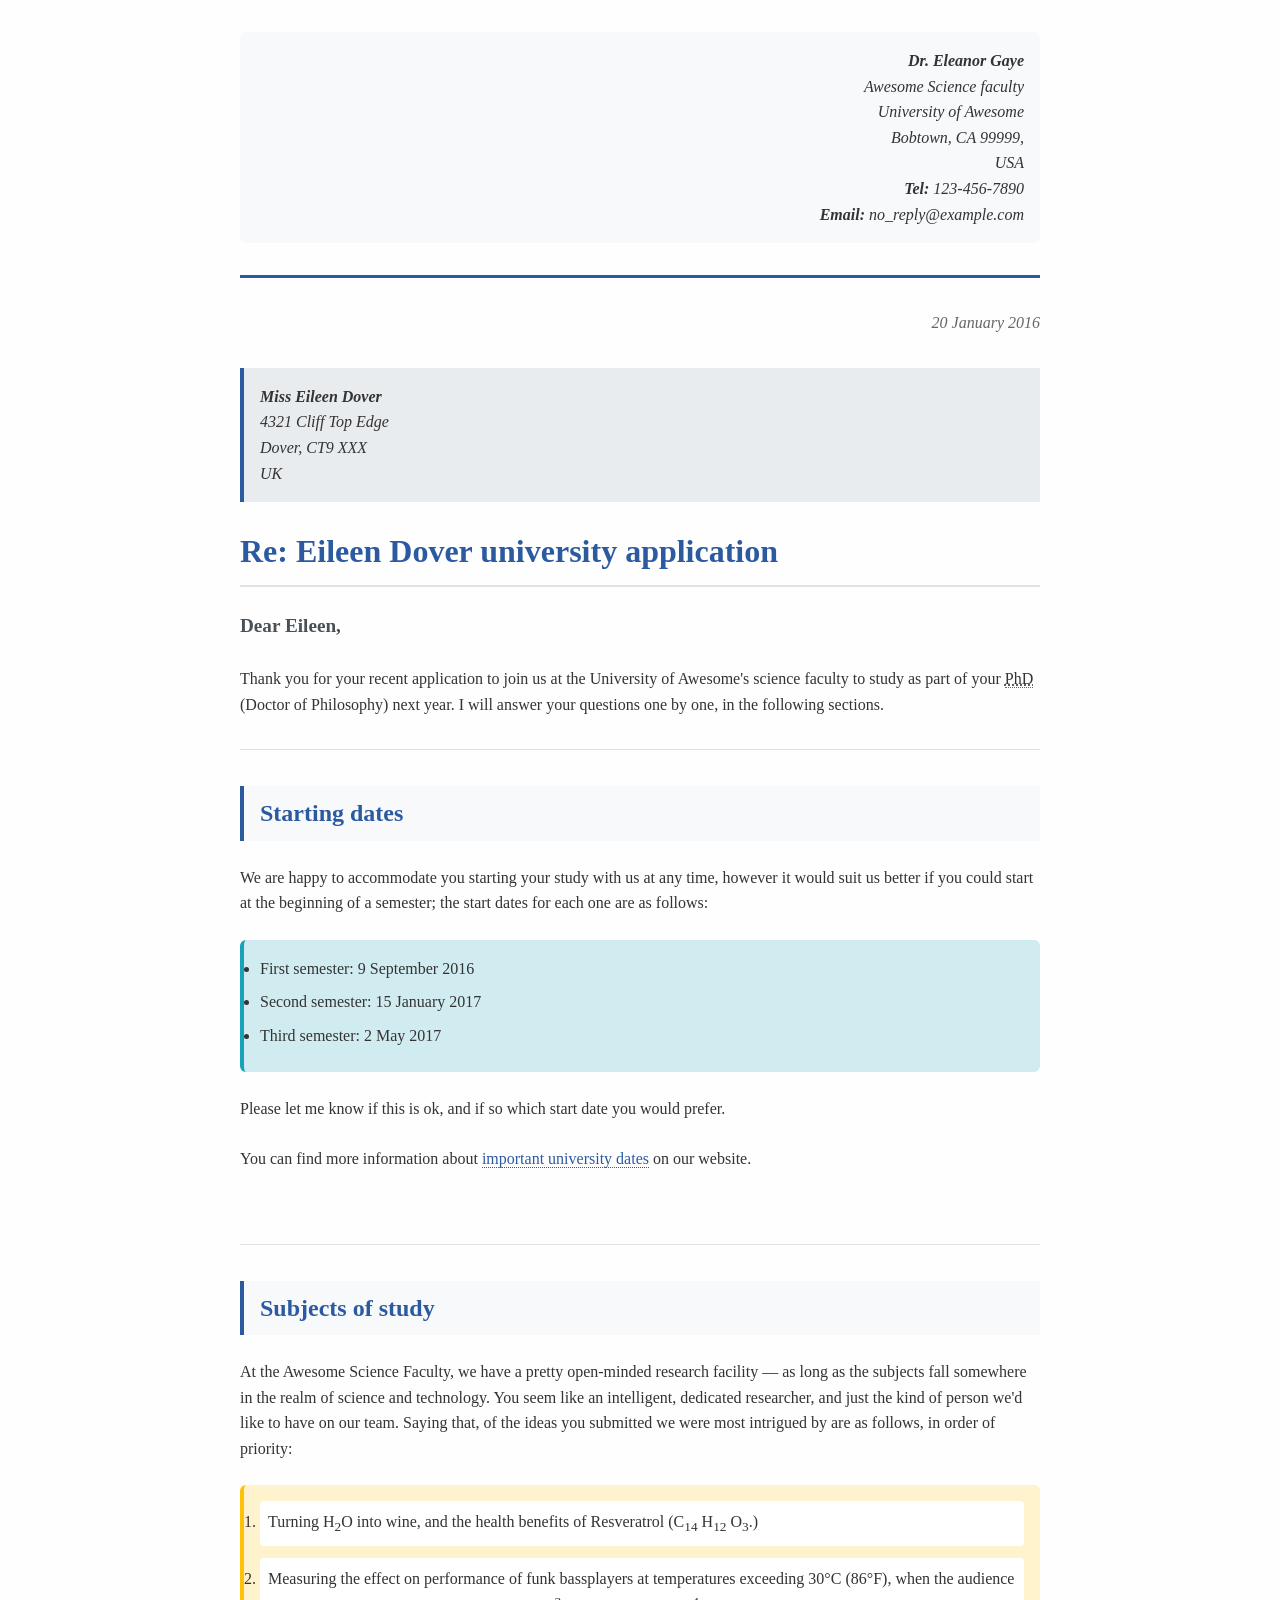
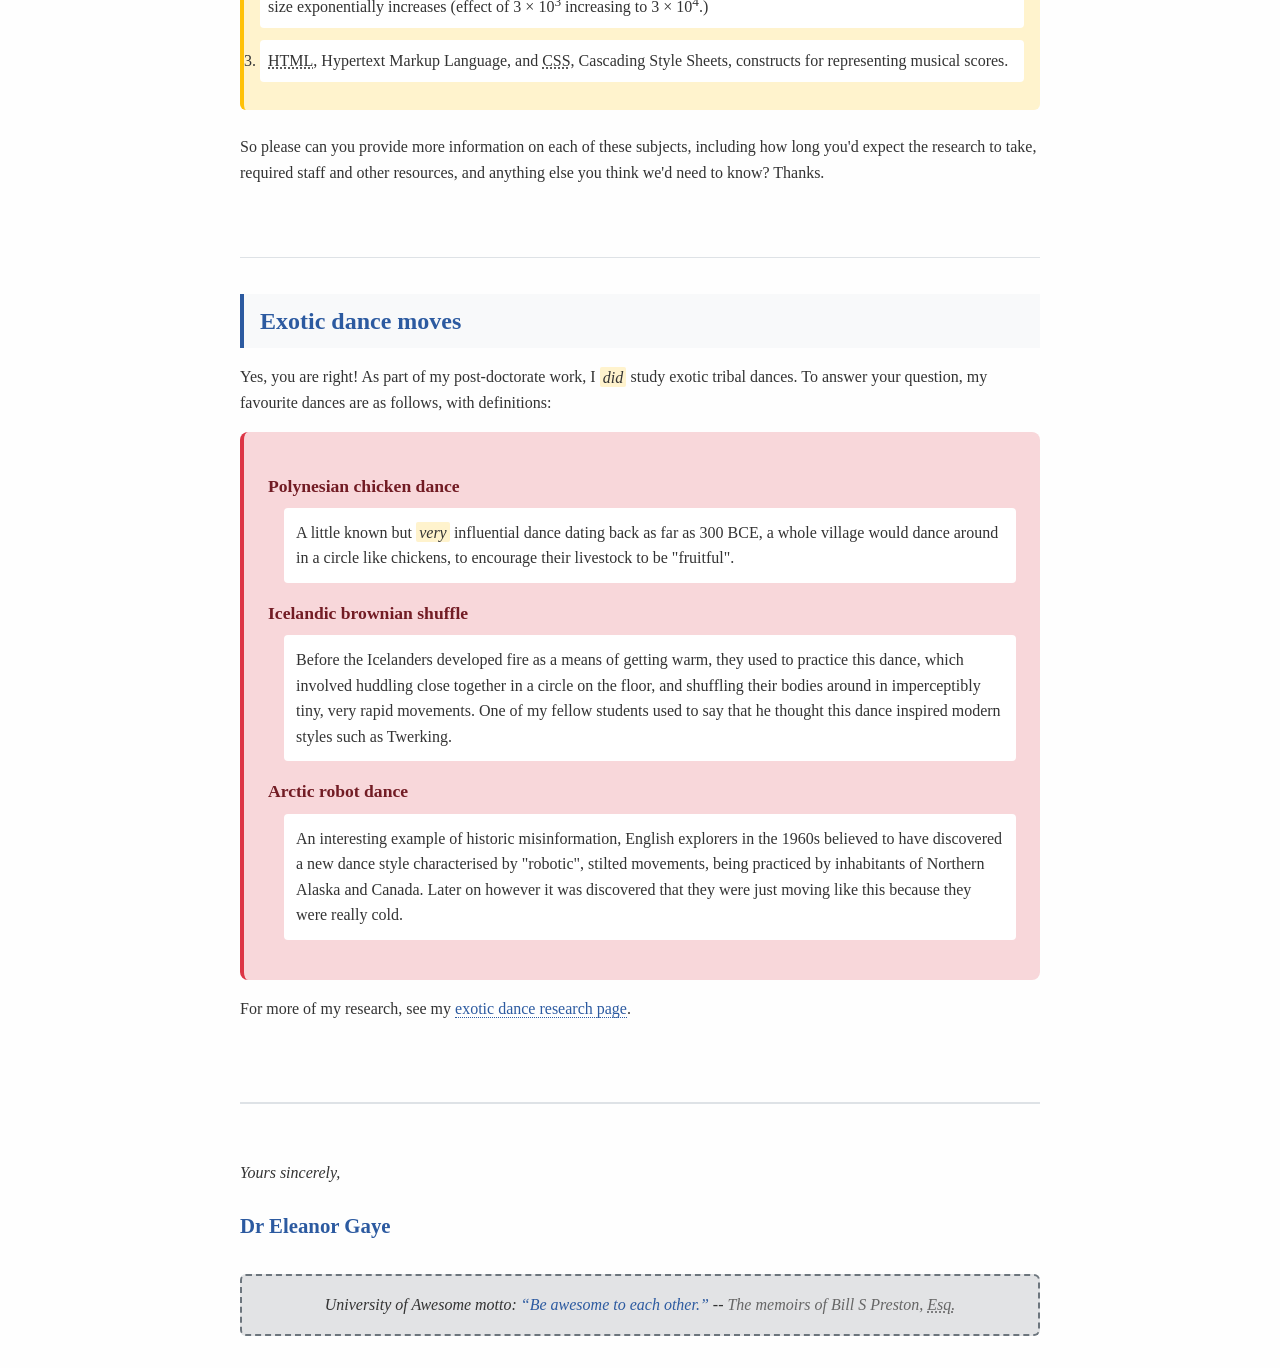
<file: tutorial-1.html>
<!-- 
 
Can find reference doc on MDN here

https://developer.mozilla.org/en-US/docs/Learn_web_development/Core/Structuring_content/Marking_up_a_letter#project_brief 

-->
<!DOCTYPE html>
<html> 
    <head>
        <link href="./tutorial_1_letter_styles.css" rel="stylesheet" />
    </head>

    <body class="letter-document"> 
        <!-- 
        
        Header Section!!!!
        
        -->
        <div class="letter-header">
            <!-- Shoudl this be an UL instead? Actually, should make a div for Letter Header-->
             <address class="sender-info">
                <strong>Dr. Eleanor Gaye</strong> <br>
                Awesome Science faculty <br>    
                University of Awesome <br>
                Bobtown, CA 99999, <br>
                USA <br>
                <strong>Tel: </strong>123-456-7890 <br>
                <strong>Email:</strong> no_reply@example.com
            </address>
        </div>    
        
        <div class="letter-date">
            <time datetime="2016-01-20"> 20 January 2016</time>
        </div>

        <div class="recipient-info">
            <address>
                <!-- P element is giving double-spacing; Probably the em instead? -->
                <strong>Miss Eileen Dover</strong> <br>

                4321 Cliff Top Edge<br>
                Dover, CT9 XXX<br>
                UK<br>
            </address>

        </div>
        <!--
        
        Main Section!!!!!
        
        -->
        <!--
        
        Subject and Intro Paragraph
        
        -->

        <div>

            <h1 class="letter-subject"> Re: Eileen Dover university application </h1>
        
            <p class="letter-greeting letter-paragraph"> Dear Eileen,</p>
            <p class="letter-paragraph">

                Thank you for your recent application to join us at the University of Awesome's science faculty to study as part of your <abbr class="abbreviation", title="Doctor of Philosophy">PhD </abbr>(Doctor of Philosophy) next year. I will answer your questions one by one, in the following sections.
            </p>
        </div>
        <!--
        
        Starting Dates
        
        -->
        <div class="content-section">
            

            <h2 class="section-heading"> Starting dates </h2>
            <p class="letter-paragraph">
            We are happy to accommodate you starting your study with us at any time, however it would suit us better if you could start at the beginning of a semester; the start dates for each one are as follows:
            </p>
            <ul class="semester-dates"> 
                <li> First semester:  <time datetime="2016-09-09"> 9 September 2016</time></li> 
                <li> Second semester: <time datetime="2017-01-15">15 January 2017 </time></li>
                <li>Third semester: <time datetime="2017-05-02">2 May 2017</time></li>
                
            </ul>
            <p class="letter-paragraph">Please let me know if this is ok, and if so which start date you would prefer. </p>

            <p class="letter-paragraph"> You can find more information about <a class="letter-link">important university dates</a> on our website.
            </p>
        </div>
         <!--
        
        Subjects of study
        
        -->
        <div class="content-section">

            <h2 class="section-heading"> Subjects of study </h2>
            <p class="letter-paragraph">
            At the Awesome Science Faculty, we have a pretty open-minded research facility — as long as the subjects fall somewhere in the realm of science and technology. You seem like an intelligent, dedicated researcher, and just the kind of person we'd like to have on our team. Saying that, of the ideas you submitted we were most intrigued by are as follows, in order of priority:
            </p>
            <ol class="priority-list"> 
                <li> Turning H<sub>2</sub>O into wine, and the health benefits of Resveratrol (C<sub>14</sub> H<sub>12</sub> O<sub>3</sub>.) </li>
                <li>Measuring the effect on performance of funk bassplayers at temperatures exceeding 30&deg;C (86&deg;F), when the audience size exponentially increases (effect of 3 × 10<sup>3</sup> increasing to 3 × 10<sup>4</sup>.) </li>
                <li><abbr title="Hypertext Markup Language">HTML</abbr>, Hypertext Markup Language, and <abbr title="Cascading Style Sheets">CSS</abbr>, Cascading Style Sheets, constructs for representing musical scores. </li>
            </ol>
            <p class="letter-paragraph">

            So please can you provide more information on each of these subjects, including how long you'd expect the research to take, required staff and other resources, and anything else you think we'd need to know? Thanks.
            </p>
        </div>
        <!--
        
        Exotic dance moves
        
        -->
        
        <div class="content-section ">
         
            
            <h2 class="section-heading">Exotic dance moves</h2>
            Yes, you are right! As part of my post-doctorate work, I <em class="emphasis">did</em> study exotic tribal dances. To answer your question, my favourite dances are as follows, with definitions:

                <dl class="dance-definitions"> 
                    <dt class="dance-term "> Polynesian chicken dance</dt>
                    <dd class="dance-definition"> A little known but <em class="emphasis">very</em> influential dance dating back as far as 300 <abbr> BCE</abbr>, a whole village would dance around in a circle like chickens, to encourage their livestock to be "fruitful".
                    </dd>
                    <dt class="dance-term ">  Icelandic brownian shuffle </dt>
                    <dd class="dance-definition">Before the Icelanders developed fire as a means of getting warm, they used to practice this dance, which involved huddling close together in a circle on the floor, and shuffling their bodies around in imperceptibly tiny, very rapid movements. One of my fellow students used to say that he thought this dance inspired modern styles such as Twerking.
                    </dd>
                    <dt class="dance-term "> Arctic robot dance </dt>
                    <dd class="dance-definition">An interesting example of historic misinformation, English explorers in the 1960s believed to have discovered a new dance style characterised by "robotic", stilted movements, being practiced by inhabitants of Northern Alaska and Canada. Later on however it was discovered that they were just moving like this because they were really cold.
                    </dd>
                </dl>

            <p>For more of my research, see my <a class="letter-link">exotic dance research page</a>. </p>
        </div>

        <!--
        
        Closing
        
        -->
        <div class="letter-closing">

            <p class="letter-paragraph"><em>Yours sincerely,</em></p>

            <h3 class="signature">Dr Eleanor Gaye </h3>

            <div class="university-motto"> 
                University of Awesome motto: <q class="inline-quote">Be awesome to each other.</q> -- <cite class="citation">The memoirs of Bill S Preston, <abbr title="Esquire">Esq.</abbr></cite>
            </div>
        </div>
    </body>
</html>
</file>
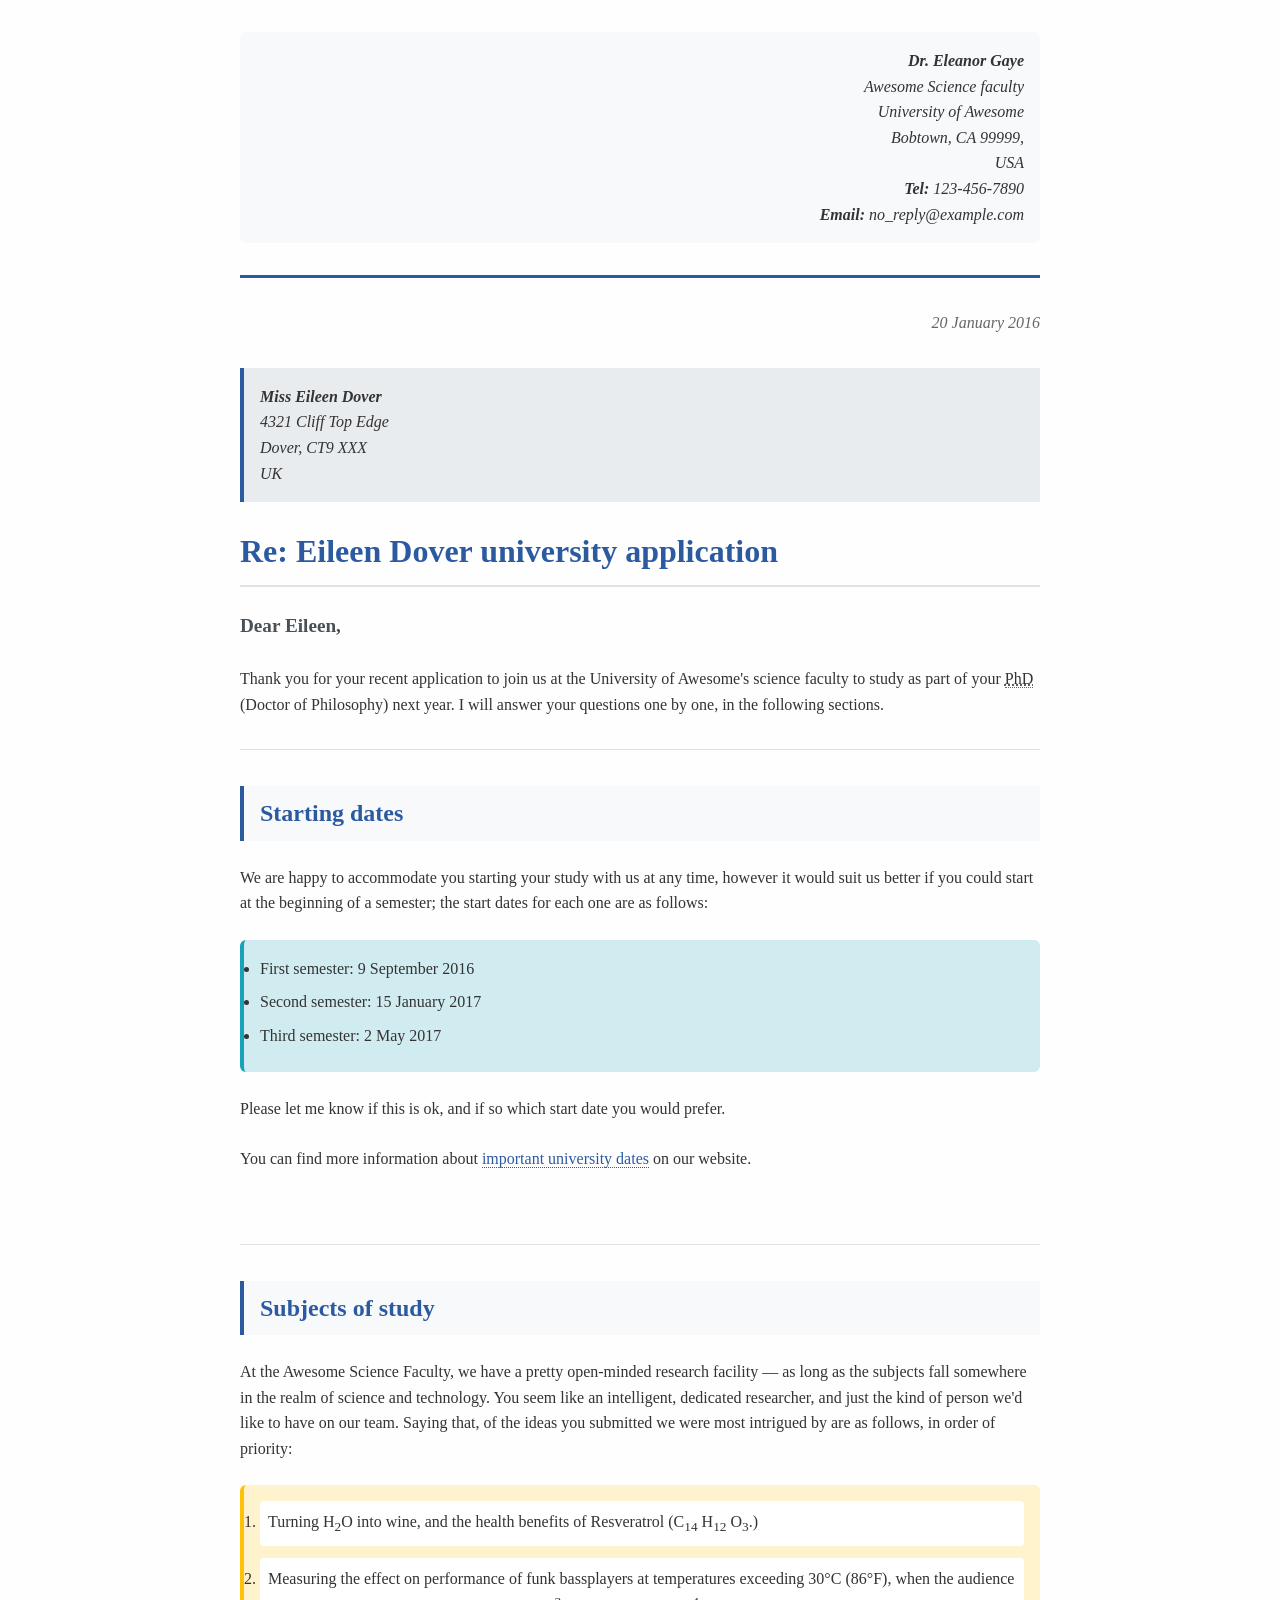
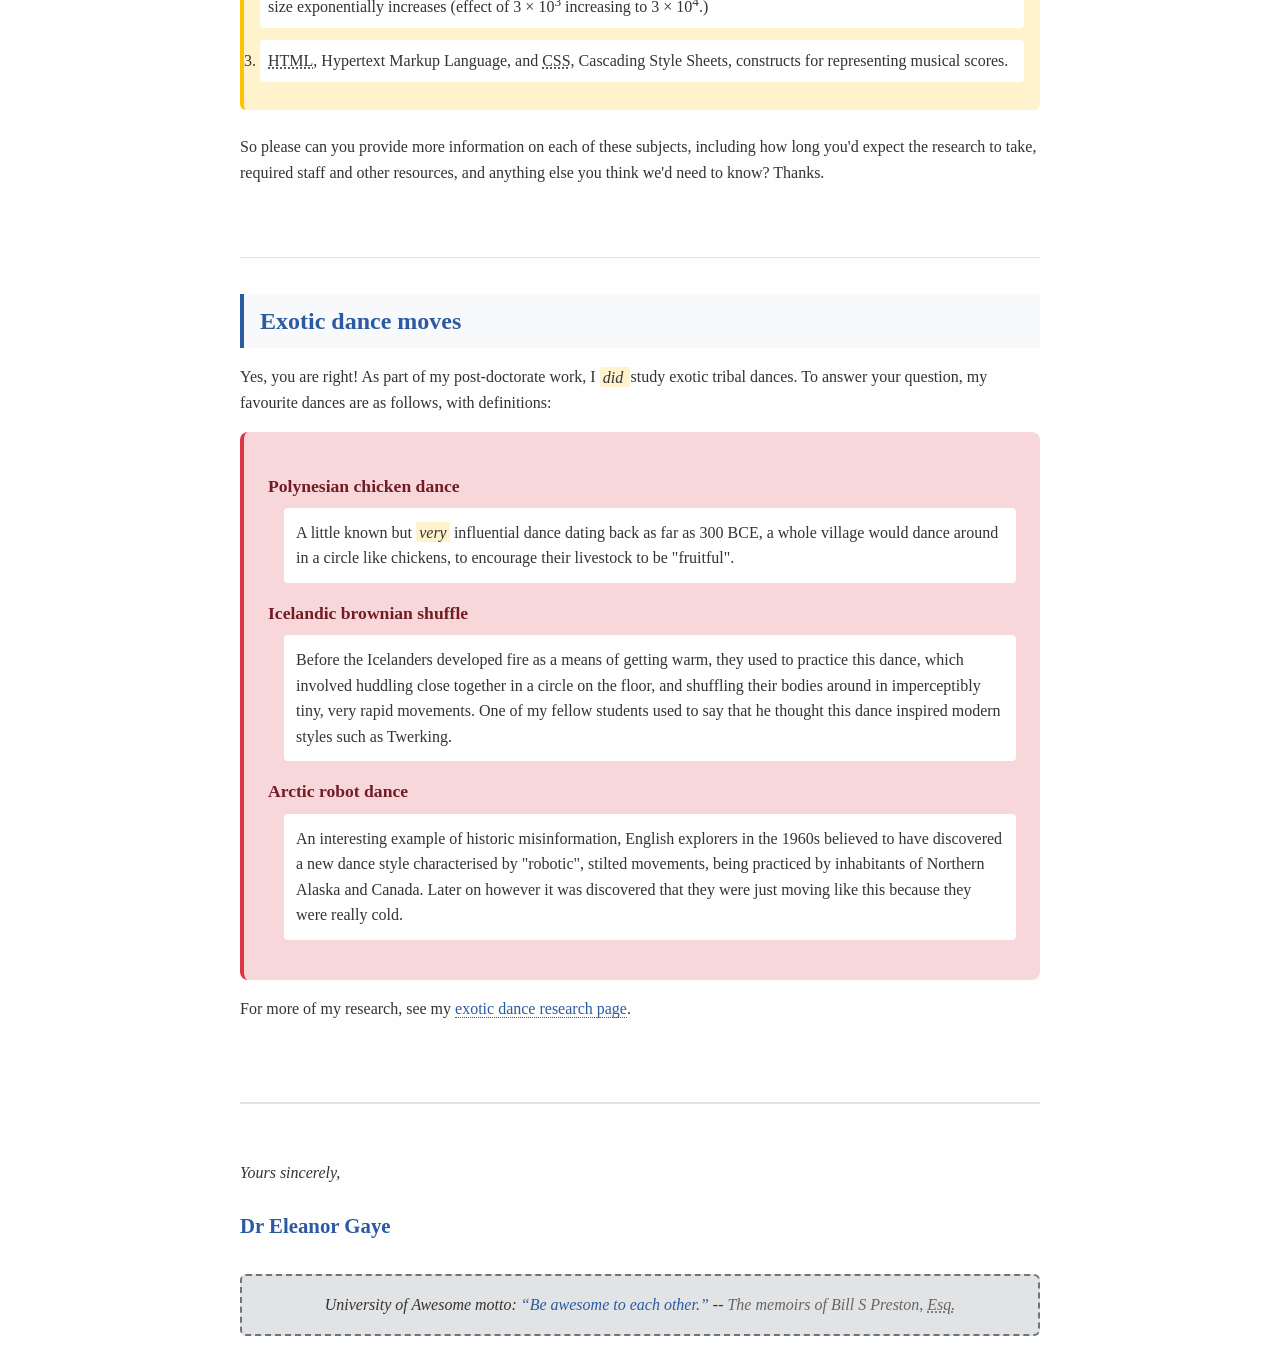
<file: tutorial_1-subm.html>
<!-- 
 
Can find reference doc on MDN here

https://developer.mozilla.org/en-US/docs/Learn_web_development/Core/Structuring_content/Marking_up_a_letter#project_brief 

-->
<!DOCTYPE html>
<html> 
    <head>
        <link href="./tutorial_1_letter_styles.css" rel="stylesheet" />
    </head>

    <body class="letter-document"> 
        <!-- 
        
        Header Section!!!!
        
        -->
        <div class="letter-header">
            <!-- Shoudl this be an UL instead? Actually, should make a div for Letter Header-->
             <address class="sender-info">
                <strong>Dr. Eleanor Gaye</strong> <br>
                Awesome Science faculty <br>    
                University of Awesome <br>
                Bobtown, CA 99999, <br>
                USA <br>
                <strong>Tel: </strong>123-456-7890 <br>
                <strong>Email:</strong> no_reply@example.com
            </address>
        </div>    
        
        <div class="letter-date">
            <time datetime="2016-01-20"> 20 January 2016</time>
        </div>

        <div class="recipient-info">
            <address>
                <!-- P element is giving double-spacing; Probably the em instead? -->
                <strong>Miss Eileen Dover</strong> <br>

                4321 Cliff Top Edge<br>
                Dover, CT9 XXX<br>
                UK<br>
            </address>

        </div>
        <!--
        
        Main Section!!!!!
        
        -->
        <!--
        
        Subject and Intro Paragraph
        
        -->

        <div>

            <h1 class="letter-subject"> Re: Eileen Dover university application </h1>
        
            <p class="letter-greeting letter-paragraph"> Dear Eileen,</p>
            <p class="letter-paragraph">

                Thank you for your recent application to join us at the University of Awesome's science faculty to study as part of your <abbr class="abbreviation", title="Doctor of Philosophy">PhD </abbr>(Doctor of Philosophy) next year. I will answer your questions one by one, in the following sections.
            </p>
        </div>
        <!--
        
        Starting Dates
        
        -->
        <div class="content-section">
            

            <h2 class="section-heading"> Starting dates </h2>
            <p class="letter-paragraph">
            We are happy to accommodate you starting your study with us at any time, however it would suit us better if you could start at the beginning of a semester; the start dates for each one are as follows:
            </p>
            <ul class="semester-dates"> 
                <li> First semester:  <time datetime="2016-09-09"> 9 September 2016</time></li> 
                <li> Second semester: <time datetime="2017-01-15">15 January 2017 </time></li>
                <li>Third semester: <time datetime="2017-05-02">2 May 2017</time></li>
                
            </ul>
            <p class="letter-paragraph">Please let me know if this is ok, and if so which start date you would prefer. </p>

            <p class="letter-paragraph"> You can find more information about <a class="letter-link">important university dates</a> on our website.
            </p>
        </div>
         <!--
        
        Subjects of study
        
        -->
        <div class="content-section">

            <h2 class="section-heading"> Subjects of study </h2>
            <p class="letter-paragraph">
            At the Awesome Science Faculty, we have a pretty open-minded research facility — as long as the subjects fall somewhere in the realm of science and technology. You seem like an intelligent, dedicated researcher, and just the kind of person we'd like to have on our team. Saying that, of the ideas you submitted we were most intrigued by are as follows, in order of priority:
            </p>
            <ol class="priority-list"> 
                <li> Turning H<sub>2</sub>O into wine, and the health benefits of Resveratrol (C<sub>14</sub> H<sub>12</sub> O<sub>3</sub>.) </li>
                <li>Measuring the effect on performance of funk bassplayers at temperatures exceeding 30&deg;C (86&deg;F), when the audience size exponentially increases (effect of 3 × 10<sup>3</sup> increasing to 3 × 10<sup>4</sup>.) </li>
                <li><abbr title="Hypertext Markup Language">HTML</abbr>, Hypertext Markup Language, and <abbr title="Cascading Style Sheets">CSS</abbr>, Cascading Style Sheets, constructs for representing musical scores. </li>
            </ol>
            <p class="letter-paragraph">

            So please can you provide more information on each of these subjects, including how long you'd expect the research to take, required staff and other resources, and anything else you think we'd need to know? Thanks.
            </p>
        </div>
        <!--
        
        Exotic dance moves
        
        -->
        
        <div class="content-section ">
         
            
            <h2 class="section-heading">Exotic dance moves</h2>
            Yes, you are right! As part of my post-doctorate work, I <em class="emphasis">did </em> study exotic tribal dances. To answer your question, my favourite dances are as follows, with definitions:

                <dl class="dance-definitions"> 
                    <dt class="dance-term "> Polynesian chicken dance</dt>
                    <dd class="dance-definition"> A little known but <em class="emphasis">very</em> influential dance dating back as far as 300 <abbr> BCE</abbr>, a whole village would dance around in a circle like chickens, to encourage their livestock to be "fruitful".
                    </dd>
                    <dt class="dance-term ">  Icelandic brownian shuffle </dt>
                    <dd class="dance-definition">Before the Icelanders developed fire as a means of getting warm, they used to practice this dance, which involved huddling close together in a circle on the floor, and shuffling their bodies around in imperceptibly tiny, very rapid movements. One of my fellow students used to say that he thought this dance inspired modern styles such as Twerking.
                    </dd>
                    <dt class="dance-term "> Arctic robot dance </dt>
                    <dd class="dance-definition">An interesting example of historic misinformation, English explorers in the 1960s believed to have discovered a new dance style characterised by "robotic", stilted movements, being practiced by inhabitants of Northern Alaska and Canada. Later on however it was discovered that they were just moving like this because they were really cold.
                    </dd>
                </dl>

            <p>For more of my research, see my <a class="letter-link">exotic dance research page</a>. </p>
        </div>

        <!--
        
        Closing
        
        -->
        <div class="letter-closing">

            <p class="letter-paragraph"><em>Yours sincerely,</em></p>

            <h3 class="signature">Dr Eleanor Gaye </h3>

            <div class="university-motto"> 
                University of Awesome motto: <q class="inline-quote">Be awesome to each other.</q> -- <cite class="citation">The memoirs of Bill S Preston, <abbr title="Esquire">Esq.</abbr></cite>
            </div>
        </div>
    </body>
</html>
</file>
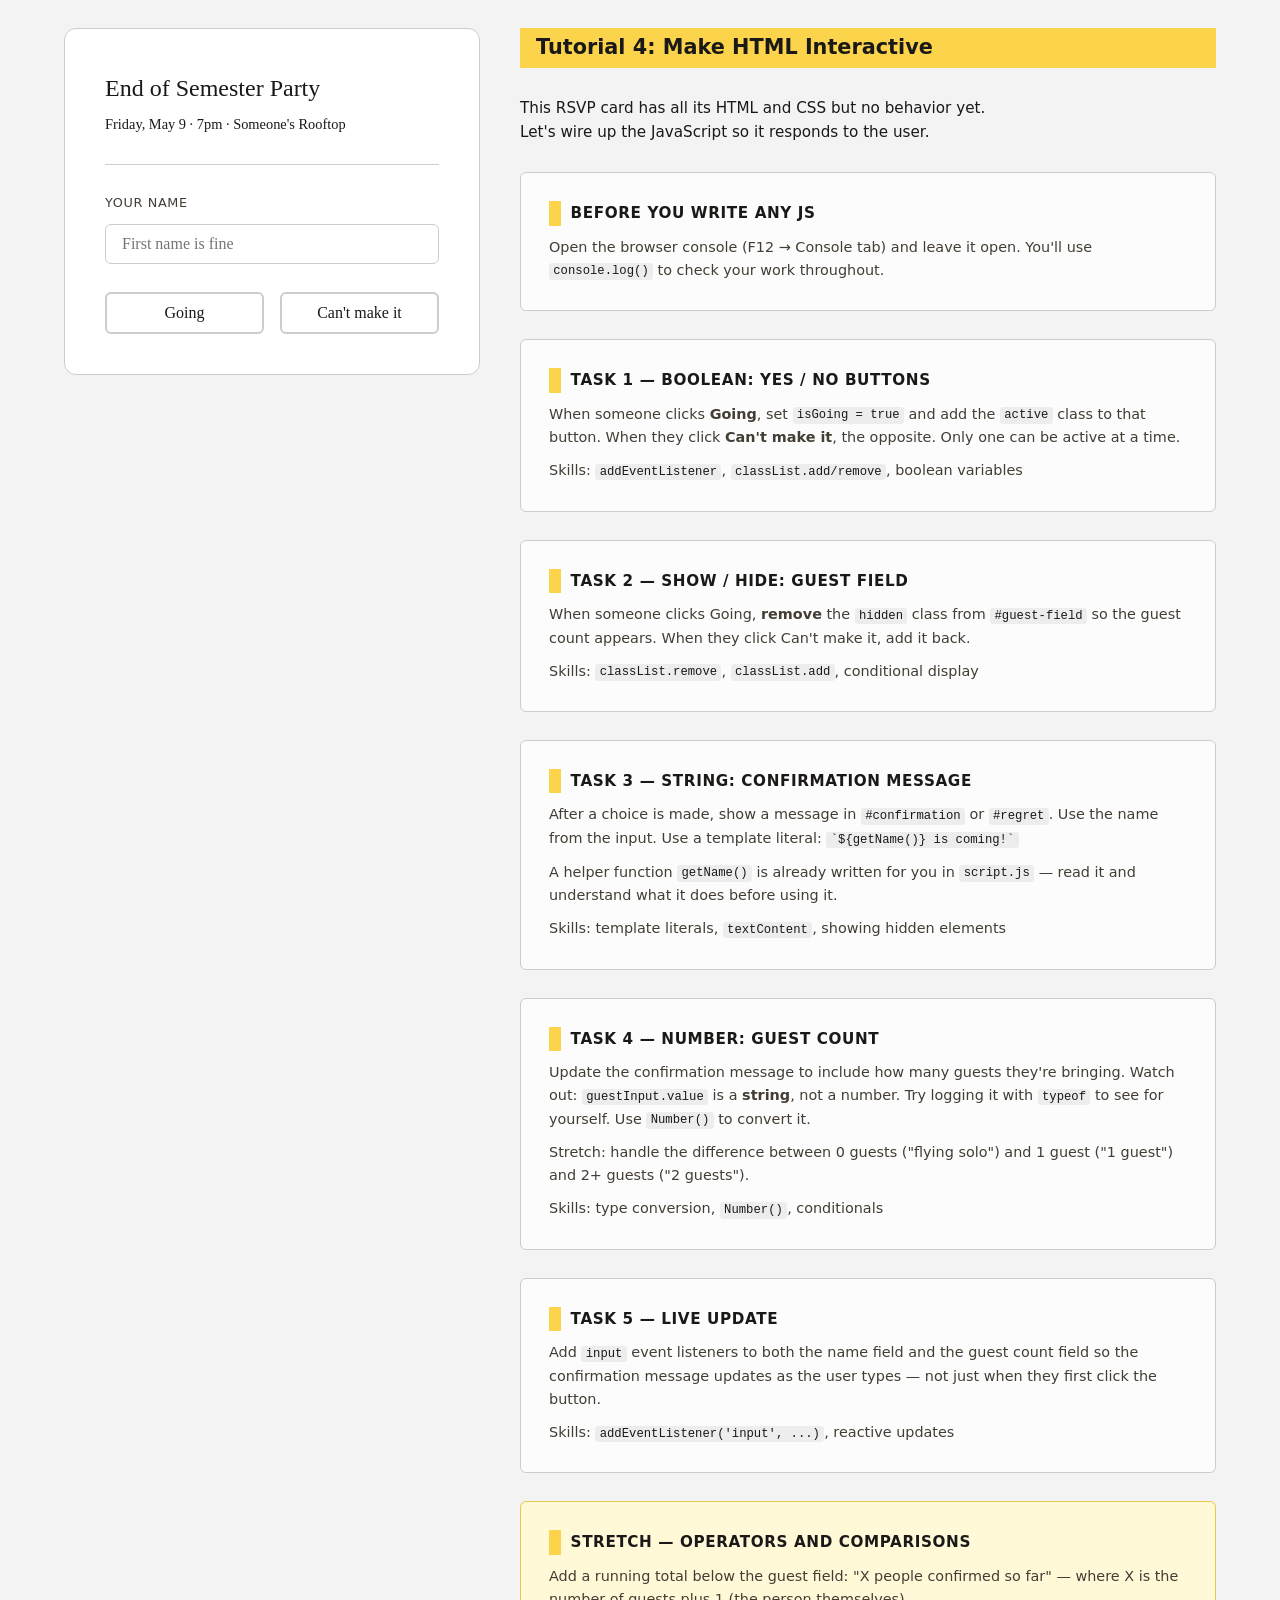
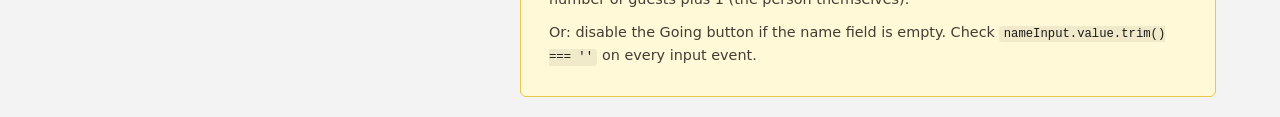
<file: tutorial_4-index.html>
<!DOCTYPE html>
<html lang="en">
<head>
  <meta charset="UTF-8">
  <meta name="viewport" content="width=device-width, initial-scale=1.0">
  <title>Tutorial 4: JavaScript Fundamentals</title>
  <link rel="stylesheet" href="tutorial_4-style.css">
</head>
<body>

  <div class="page">

    <!-- ── left: the RSVP card ──────────────────────────────── -->
    <div class="card" id="rsvp-card">

      <div class="event-header">
        <h1 class="event-title">End of Semester Party</h1>
        <p class="event-meta">Friday, May 9 &middot; 7pm &middot; Someone's Rooftop</p>
      </div>

      <!-- string: name -->
      <div class="field">
        <label for="name-input">Your name</label>
        <input type="text" id="name-input" placeholder="First name is fine">
      </div>

      <!-- boolean: going or not -->
      <div class="rsvp-buttons">
        <button class="btn btn-yes" id="btn-yes">Going</button>
        <button class="btn btn-no"  id="btn-no">Can't make it</button>
      </div>

      <!-- number: guest count, hidden until yes -->
      <div class="guest-field hidden" id="guest-field">
        <label for="guest-input">Bringing anyone?</label>
        <input type="number" id="guest-input" value="0" min="0" max="10">
        <!-- 
          Note: type="number" still gives you a STRING from .value
          You have to convert it. We'll see this below.
        -->
      </div>

      <!-- confirmation messages, hidden until a choice is made -->
      <div class="confirmation hidden" id="confirmation"></div>
      <div class="regret     hidden" id="regret"></div>

    </div>

    <!-- ── right: tasks panel ───────────────────────────────── -->
    <aside class="tasks-panel">

      <h2>Tutorial 4: Make HTML Interactive</h2>
      <p class="intro">
        This RSVP card has all its HTML and CSS but no behavior yet. <br />
        Let's wire up the JavaScript so it responds to the user.
      </p>

      <div class="task-group">
        <h3>Before you write any JS</h3>
        <p>Open the browser console (F12 → Console tab) and leave it open. 
           You'll use <code>console.log()</code> to check your work throughout.</p>
      </div>

      <div class="task-group">
        <h3>Task 1 — Boolean: Yes / No buttons</h3>
        <p>
          When someone clicks <strong>Going</strong>, set <code>isGoing = true</code>
          and add the <code>active</code> class to that button.
          When they click <strong>Can't make it</strong>, the opposite.
          Only one can be active at a time.
        </p>
        <p>Skills: <code>addEventListener</code>, <code>classList.add/remove</code>, boolean variables</p>
      </div>

      <div class="task-group">
        <h3>Task 2 — Show / hide: guest field</h3>
        <p>
          When someone clicks Going, <strong>remove</strong> the <code>hidden</code> class
          from <code>#guest-field</code> so the guest count appears.
          When they click Can't make it, add it back.
        </p>
        <p>Skills: <code>classList.remove</code>, <code>classList.add</code>, conditional display</p>
      </div>

      <div class="task-group">
        <h3>Task 3 — String: confirmation message</h3>
        <p>
          After a choice is made, show a message in <code>#confirmation</code> or 
          <code>#regret</code>. Use the name from the input.
          Use a template literal: <code>`${getName()} is coming!`</code>
        </p>
        <p>
          A helper function <code>getName()</code> is already written for you in 
          <code>script.js</code> — read it and understand what it does before using it.
        </p>
        <p>Skills: template literals, <code>textContent</code>, showing hidden elements</p>
      </div>

      <div class="task-group">
        <h3>Task 4 — Number: guest count</h3>
        <p>
          Update the confirmation message to include how many guests they're bringing.
          Watch out: <code>guestInput.value</code> is a <strong>string</strong>, not a number.
          Try logging it with <code>typeof</code> to see for yourself.
          Use <code>Number()</code> to convert it.
        </p>
        <p>
          Stretch: handle the difference between 0 guests ("flying solo") and 
          1 guest ("1 guest") and 2+ guests ("2 guests").
        </p>
        <p>Skills: type conversion, <code>Number()</code>, conditionals</p>
      </div>

      <div class="task-group">
        <h3>Task 5 — Live update</h3>
        <p>
          Add <code>input</code> event listeners to both the name field and the guest
          count field so the confirmation message updates as the user types —
          not just when they first click the button.
        </p>
        <p>Skills: <code>addEventListener('input', ...)</code>, reactive updates</p>
      </div>

      <div class="task-group task-stretch">
        <h3>Stretch — Operators and comparisons</h3>
        <p>
          Add a running total below the guest field: 
          "X people confirmed so far" — where X is the number of guests plus 1 (the person themselves).
        </p>
        <p>
          Or: disable the Going button if the name field is empty.
          Check <code>nameInput.value.trim() === ''</code> on every input event.
        </p>
      </div>

    </aside>

  </div>

  <script src="tutorial_4-script.js"></script>
</body>
</html>
</file>
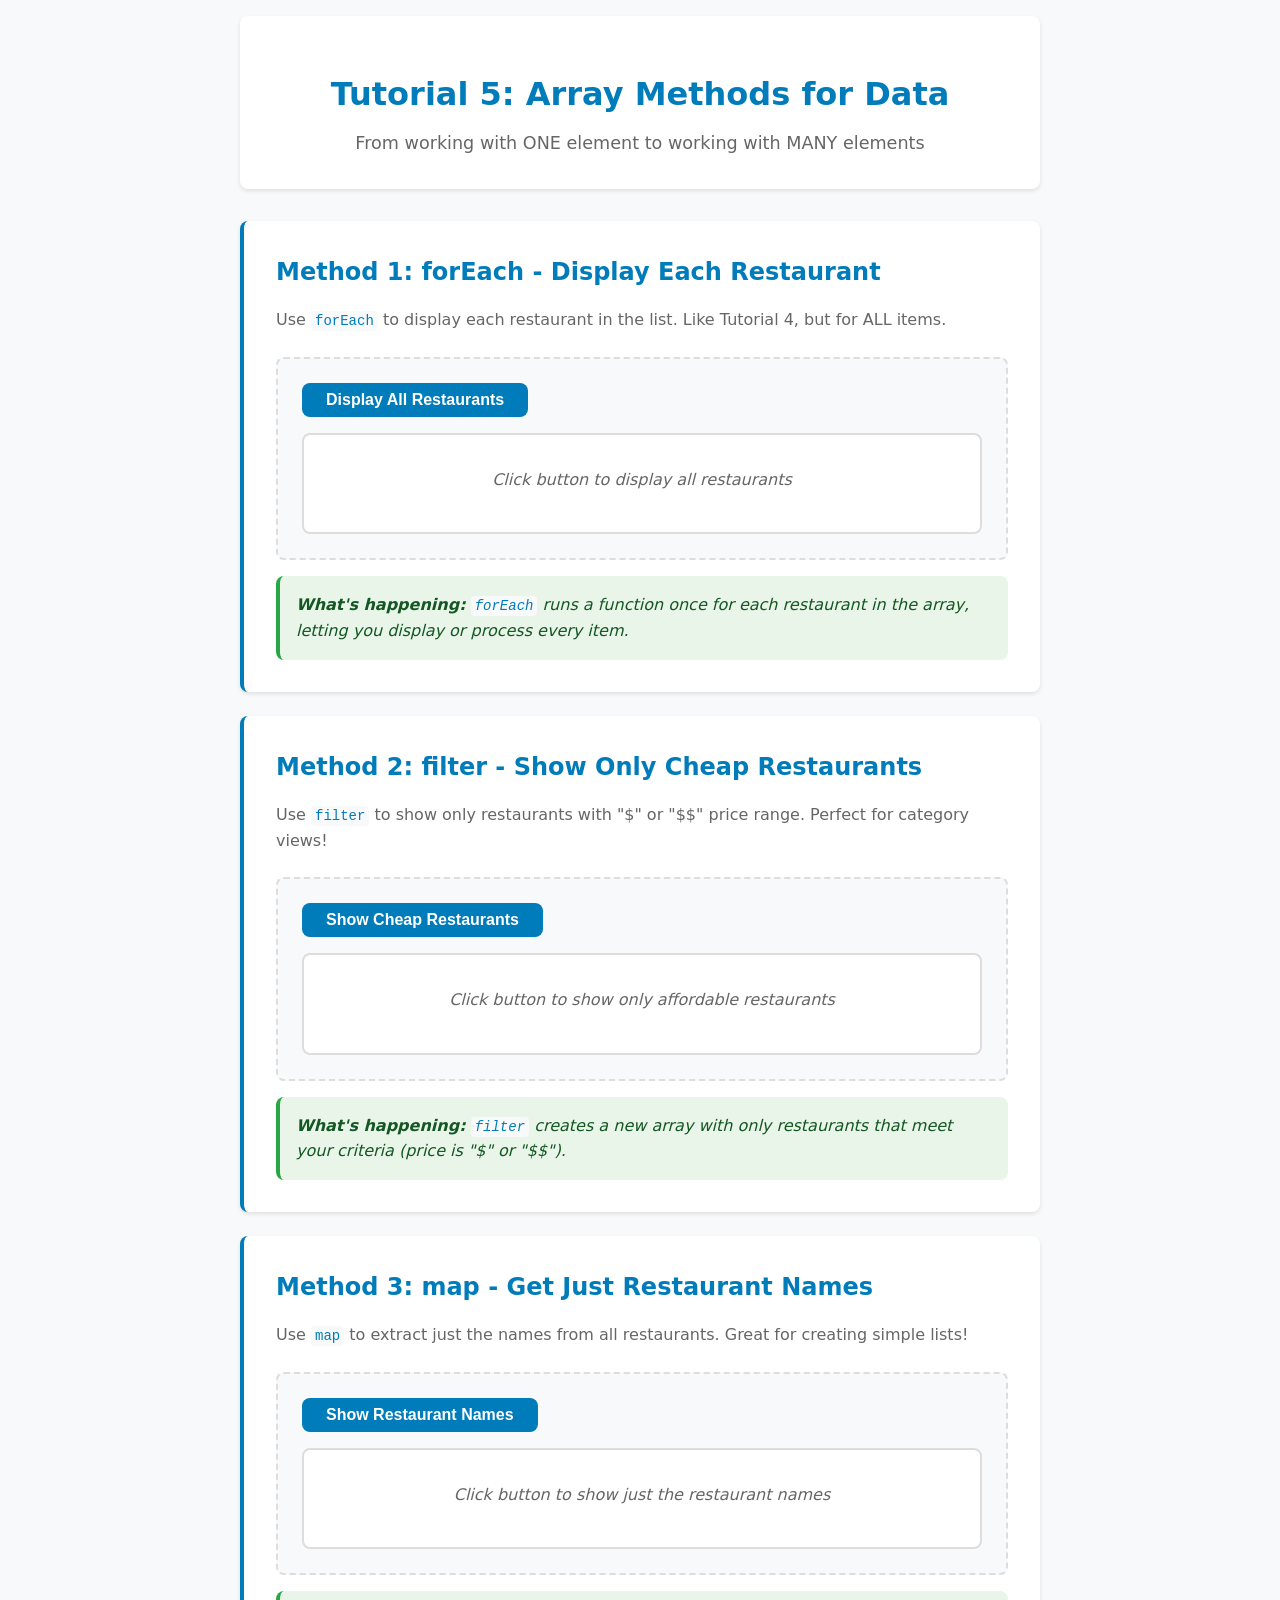
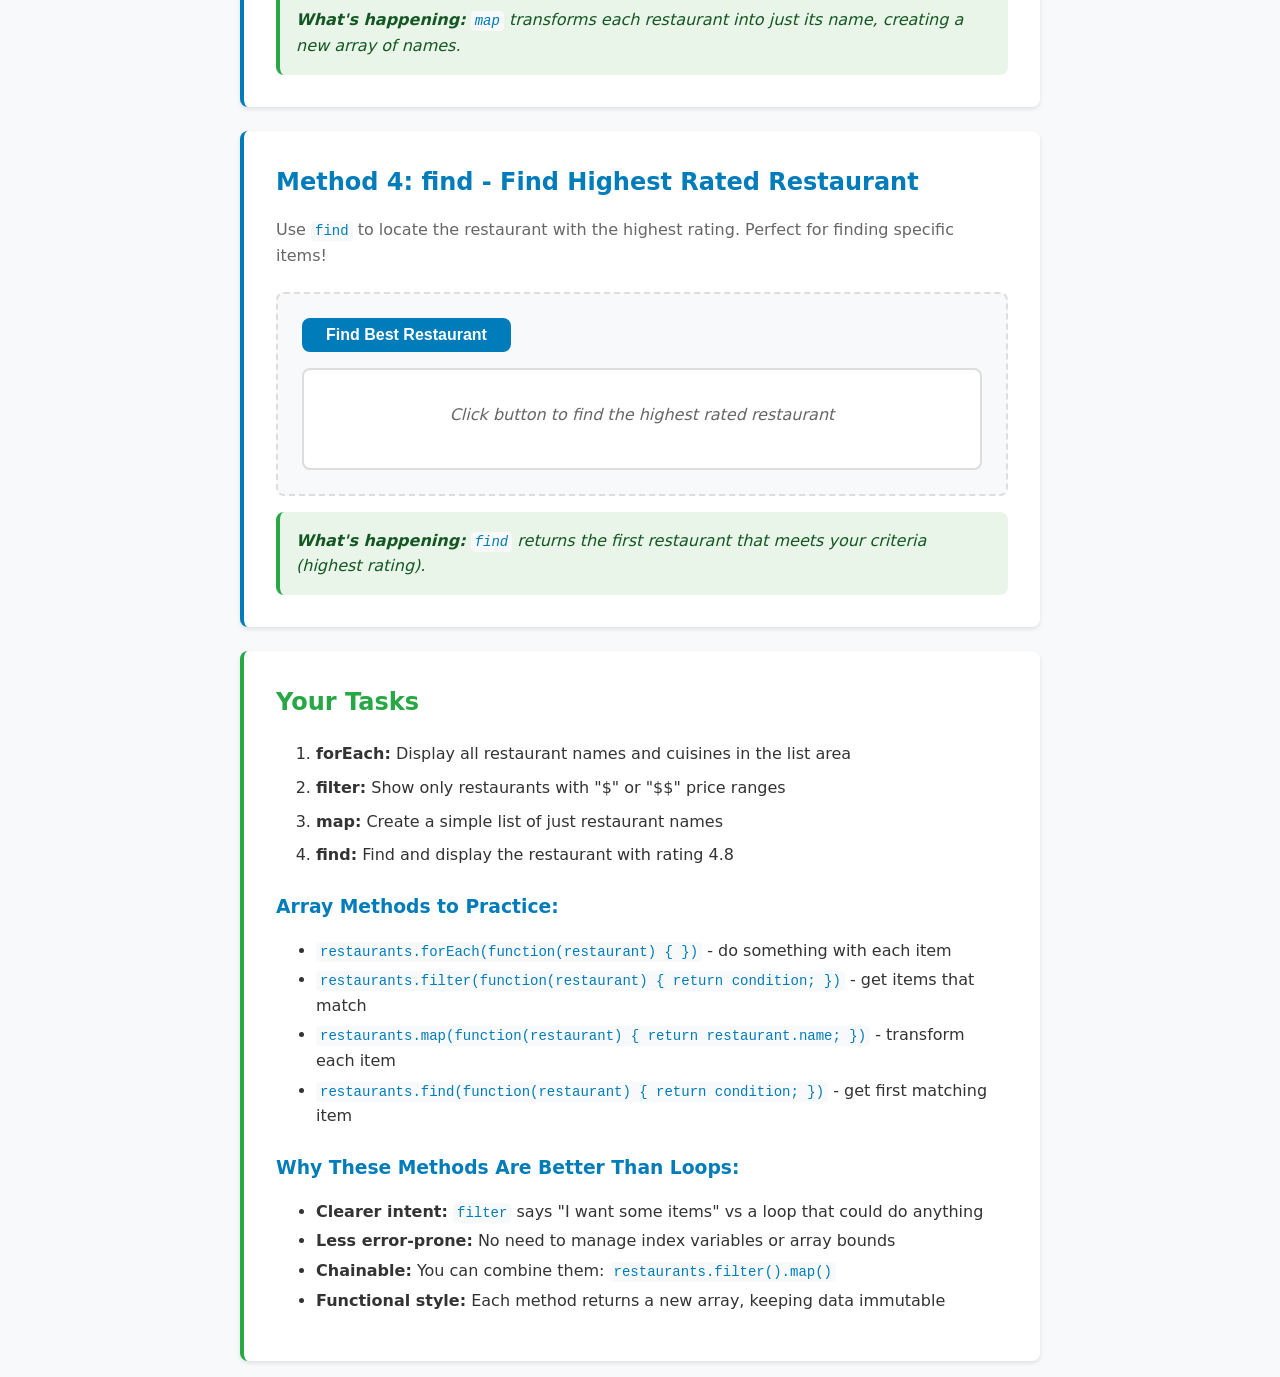
<file: tutorial_5-index.html>
<!DOCTYPE html>
<html lang="en">
<head>
    <meta charset="UTF-8">
    <meta name="viewport" content="width=device-width, initial-scale=1.0">
    <title>Tutorial 5: Array Methods for Data</title>
    <link rel="stylesheet" href="tutorial_5-style.css">
</head>
<body>
    <div class="container">
        <header>
            <h1>Tutorial 5: Array Methods for Data</h1>
            <p>From working with ONE element to working with MANY elements</p>
        </header>

        <!-- Method 1: forEach - Do something to each item -->
        <section class="method-section">
            <h2>Method 1: forEach - Display Each Restaurant</h2>
            <p>Use <code>forEach</code> to display each restaurant in the list. Like Tutorial 4, but for ALL items.</p>
            
            <div class="demo-area">
                <button id="display-button" class="method-button">Display All Restaurants</button>
                <div id="restaurant-list" class="result-area">
                    <p class="placeholder">Click button to display all restaurants</p>
                </div>
            </div>
            
            <div class="explanation">
                <p><strong>What's happening:</strong> <code>forEach</code> runs a function once for each restaurant in the array, letting you display or process every item.</p>
            </div>
        </section>

        <!-- Method 2: filter - Show only items that match criteria -->
        <section class="method-section">
            <h2>Method 2: filter - Show Only Cheap Restaurants</h2>
            <p>Use <code>filter</code> to show only restaurants with "$" or "$$" price range. Perfect for category views!</p>
            
            <div class="demo-area">
                <button id="filter-button" class="method-button">Show Cheap Restaurants</button>
                <div id="filtered-list" class="result-area">
                    <p class="placeholder">Click button to show only affordable restaurants</p>
                </div>
            </div>
            
            <div class="explanation">
                <p><strong>What's happening:</strong> <code>filter</code> creates a new array with only restaurants that meet your criteria (price is "$" or "$$").</p>
            </div>
        </section>

        <!-- Method 3: map - Transform data to get specific information -->
        <section class="method-section">
            <h2>Method 3: map - Get Just Restaurant Names</h2>
            <p>Use <code>map</code> to extract just the names from all restaurants. Great for creating simple lists!</p>
            
            <div class="demo-area">
                <button id="map-button" class="method-button">Show Restaurant Names</button>
                <div id="mapped-list" class="result-area">
                    <p class="placeholder">Click button to show just the restaurant names</p>
                </div>
            </div>
            
            <div class="explanation">
                <p><strong>What's happening:</strong> <code>map</code> transforms each restaurant into just its name, creating a new array of names.</p>
            </div>
        </section>

        <!-- Method 4: find - Get one specific item -->
        <section class="method-section">
            <h2>Method 4: find - Find Highest Rated Restaurant</h2>
            <p>Use <code>find</code> to locate the restaurant with the highest rating. Perfect for finding specific items!</p>
            
            <div class="demo-area">
                <button id="find-button" class="method-button">Find Best Restaurant</button>
                <div id="found-item" class="result-area">
                    <p class="placeholder">Click button to find the highest rated restaurant</p>
                </div>
            </div>
            
            <div class="explanation">
                <p><strong>What's happening:</strong> <code>find</code> returns the first restaurant that meets your criteria (highest rating).</p>
            </div>
        </section>

        <!-- Tutorial Instructions -->
        <section class="tutorial-instructions">
            <h2>Your Tasks</h2>
            <ol>
                <li><strong>forEach:</strong> Display all restaurant names and cuisines in the list area</li>
                <li><strong>filter:</strong> Show only restaurants with "$" or "$$" price ranges</li>
                <li><strong>map:</strong> Create a simple list of just restaurant names</li>
                <li><strong>find:</strong> Find and display the restaurant with rating 4.8</li>
            </ol>
            
            <h3>Array Methods to Practice:</h3>
            <ul>
                <li><code>restaurants.forEach(function(restaurant) { })</code> - do something with each item</li>
                <li><code>restaurants.filter(function(restaurant) { return condition; })</code> - get items that match</li>
                <li><code>restaurants.map(function(restaurant) { return restaurant.name; })</code> - transform each item</li>
                <li><code>restaurants.find(function(restaurant) { return condition; })</code> - get first matching item</li>
            </ul>
            
            <h3>Why These Methods Are Better Than Loops:</h3>
            <ul>
                <li><strong>Clearer intent:</strong> <code>filter</code> says "I want some items" vs a loop that could do anything</li>
                <li><strong>Less error-prone:</strong> No need to manage index variables or array bounds</li>
                <li><strong>Chainable:</strong> You can combine them: <code>restaurants.filter().map()</code></li>
                <li><strong>Functional style:</strong> Each method returns a new array, keeping data immutable</li>
            </ul>
        </section>
    </div>

    <script src="tutorial_5-script.js" defer></script>
</body>
</html>
</file>
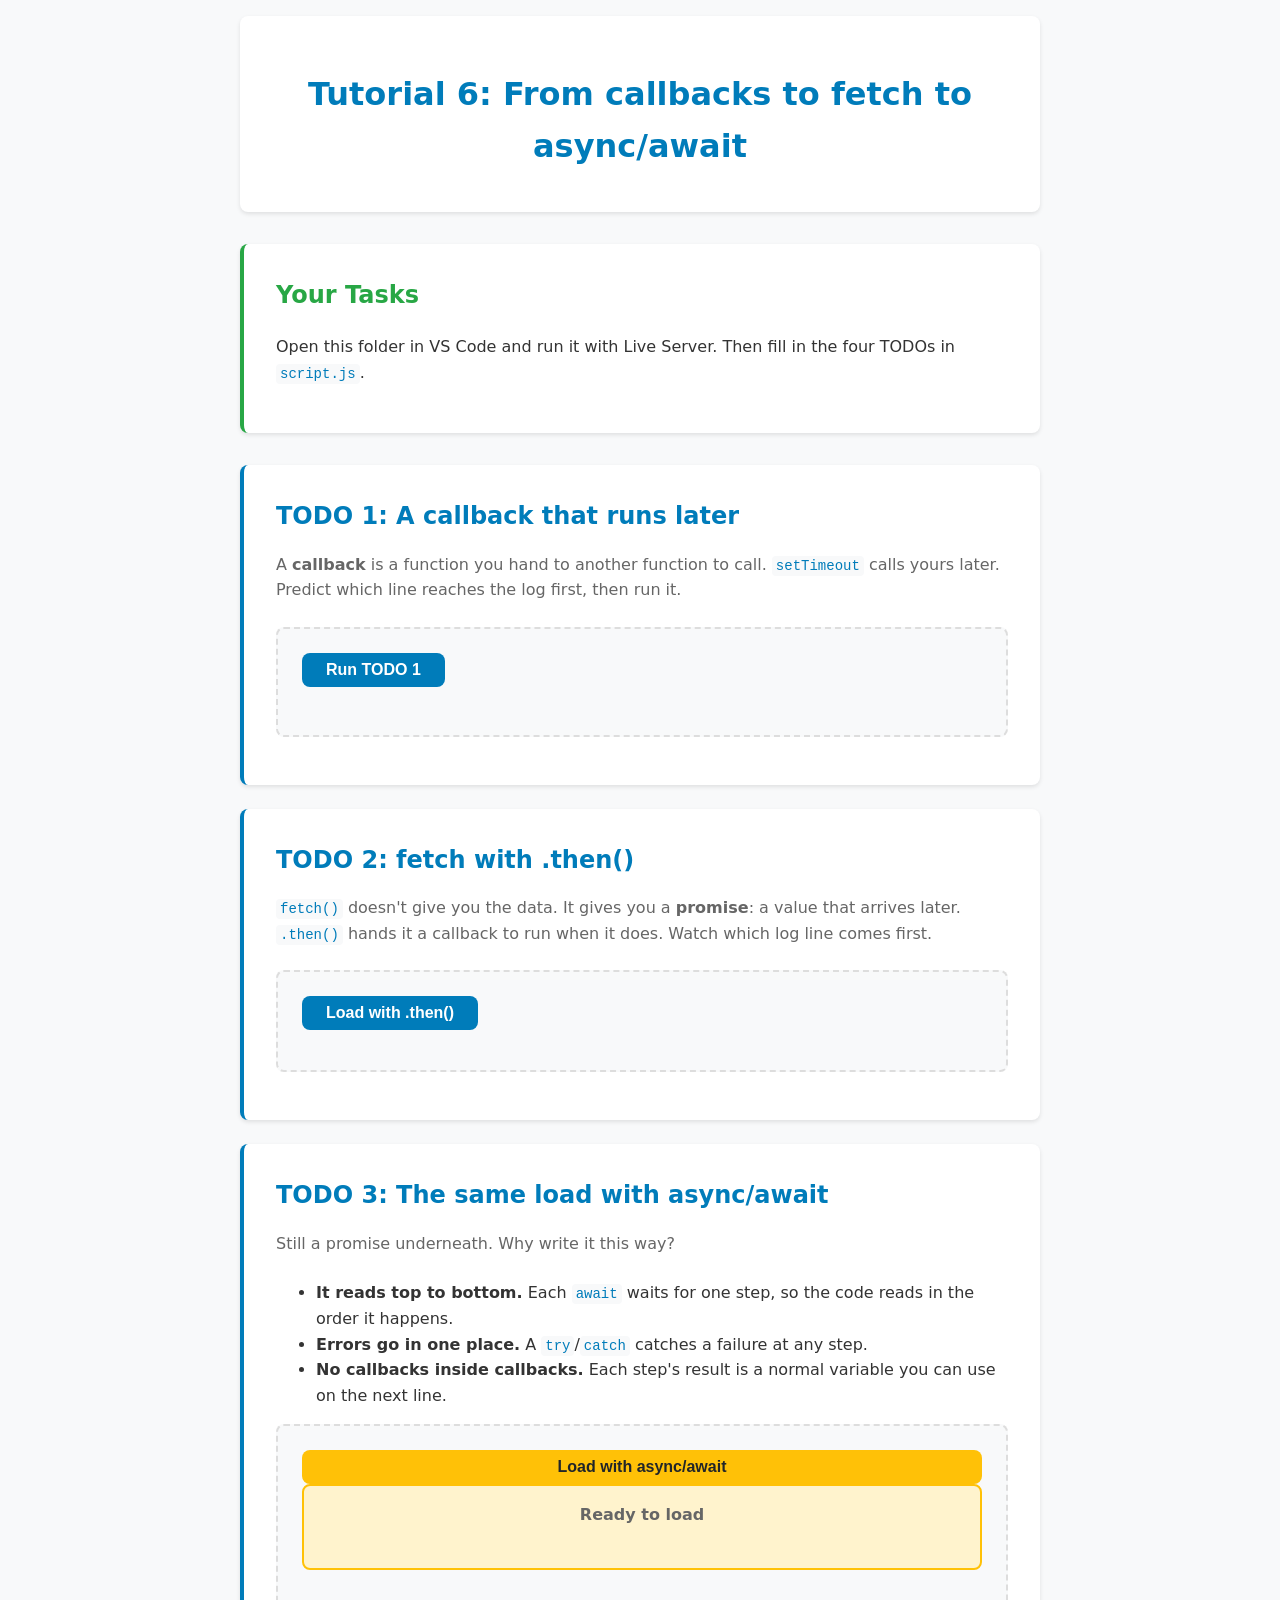
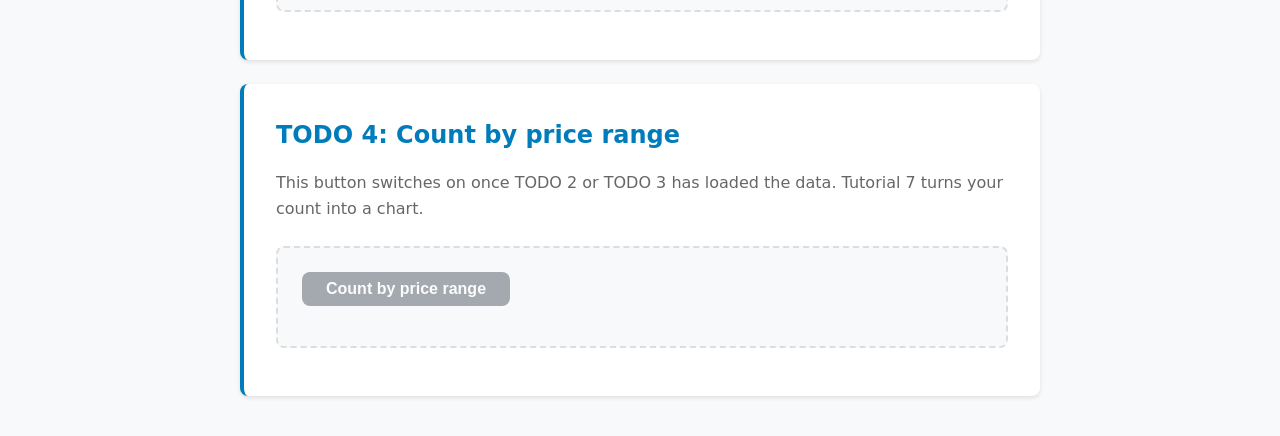
<file: tutorial_6-index.html>
<!DOCTYPE html>
<html lang="en">
<head>
    <meta charset="UTF-8">
    <meta name="viewport" content="width=device-width, initial-scale=1.0">
    <title>Tutorial 6: From callbacks to fetch to async/await</title>
    <link rel="stylesheet" href="./tutorial_6-style.css">
</head>
<body>
    <div class="container">
        <header>
            <h1>Tutorial 6: From callbacks to fetch to async/await</h1>
        </header>

        <section class="tutorial-instructions">
            <h2>Your Tasks</h2>
            <p>Open this folder in VS Code and run it with Live Server. Then fill in the four TODOs in <code>script.js</code>.</p>
        </section>

        <section class="method-section">
            <h2>TODO 1: A callback that runs later</h2>
            <p>A <strong>callback</strong> is a function you hand to another function to call. <code>setTimeout</code> calls yours later. Predict which line reaches the log first, then run it.</p>
            <div class="demo-area">
                <button id="run-todo-1" class="method-button" type="button">Run TODO 1</button>
                <p id="ready-output" class="big-output"></p>
                <ol id="log-todo-1" class="event-log"></ol>
            </div>
        </section>

        <section class="method-section">
            <h2>TODO 2: fetch with .then()</h2>
            <p><code>fetch()</code> doesn't give you the data. It gives you a <strong>promise</strong>: a value that arrives later. <code>.then()</code> hands it a callback to run when it does. Watch which log line comes first.</p>
            <div class="demo-area">
                <button id="load-then" class="method-button" type="button">Load with .then()</button>
                <ol id="log-then" class="event-log"></ol>
            </div>
        </section>

        <section class="method-section">
            <h2>TODO 3: The same load with async/await</h2>
            <p>Still a promise underneath. Why write it this way?</p>
            <ul>
                <li><strong>It reads top to bottom.</strong> Each <code>await</code> waits for one step, so the code reads in the order it happens.</li>
                <li><strong>Errors go in one place.</strong> A <code>try</code>/<code>catch</code> catches a failure at any step.</li>
                <li><strong>No callbacks inside callbacks.</strong> Each step's result is a normal variable you can use on the next line.</li>
            </ul>
            <div class="demo-area">
                <button id="load-await" class="load-button" type="button">Load with async/await</button>
                <div id="loading-status" class="status-display">
                    <p class="status-message">Ready to load</p>
                </div>
            </div>
        </section>

        <section class="method-section">
            <h2>TODO 4: Count by price range</h2>
            <p>This button switches on once TODO 2 or TODO 3 has loaded the data. Tutorial 7 turns your count into a chart.</p>
            <div class="demo-area">
                <button id="count-by-price" class="method-button" type="button" disabled>Count by price range</button>
                <div id="count-output"></div>
            </div>
        </section>
    </div>
    <script src="./tutorial_6-script.js"></script>
</body>
</html>
</file>
<file: tutorial_1_letter_styles.css>
/* =====================================================
   TUTORIAL 2: CSS DETECTIVE CHALLENGE
   =====================================================
   
   Add the correct CSS classes to your HTML 
   letter so it matches this styling specification.
   
   Look at each selector below and figure out what HTML
   elements need which classes to make this work
 
   ===================================================== */

/* DOCUMENT FOUNDATION */
.letter-document {
    max-width: 800px;
    margin: 0 auto;
    padding: 2rem;
    font-family: Georgia, 'Times New Roman', serif;
    line-height: 1.6;
    color: #333;
    background-color: #fefefe;
}

/* LETTER HEADER STYLING */
.letter-header {
    border-bottom: 3px solid #2c5aa0;
    margin-bottom: 2rem;
    padding-bottom: 1rem;
}

.sender-info {
    text-align: right;
    background-color: #f8f9fa;
    padding: 1rem;
    border-radius: 8px;
    margin-bottom: 1rem;
}

.letter-date {
    text-align: right;
    font-style: italic;
    color: #666;
    margin-bottom: 2rem;
}

.recipient-info {
    background-color: #e9ecef;
    padding: 1rem;
    border-left: 4px solid #2c5aa0;
    margin-bottom: 1.5rem;
}

/* MAIN CONTENT STYLING */
.letter-subject {
    color: #2c5aa0;
    border-bottom: 2px solid #dee2e6;
    padding-bottom: 0.5rem;
    margin-bottom: 1.5rem;
}

.letter-greeting {
    font-size: 1.2rem;
    font-weight: bold;
    color: #495057;
}

.letter-paragraph {
    margin: 1.5rem 0;
}

/* SECTION STYLING */
.content-section {
    margin: 2rem 0;
    padding: 1rem 0;
    border-top: 1px solid #dee2e6;
}

.section-heading {
    color: #2c5aa0;
    background-color: #f8f9fa;
    padding: 0.5rem 1rem;
    border-left: 4px solid #2c5aa0;
    margin-bottom: 1rem;
}

/* LIST STYLING */
.priority-list {
    background-color: #fff3cd;
    padding: 1rem;
    border-radius: 6px;
    border-left: 4px solid #ffc107;
}

.priority-list li {
    margin-bottom: 0.75rem;
    padding: 0.5rem;
    background-color: white;
    border-radius: 4px;
}

.semester-dates {
    background-color: #d1ecf1;
    padding: 1rem;
    border-radius: 6px;
    border-left: 4px solid #17a2b8;
}

.semester-dates li {
    margin-bottom: 0.5rem;
    font-weight: 500;
}

/* DEFINITION LIST STYLING */
.dance-definitions {
    background-color: #f8d7da;
    padding: 1.5rem;
    border-radius: 8px;
    border-left: 4px solid #dc3545;
}

.dance-term {
    font-weight: bold;
    color: #721c24;
    font-size: 1.1rem;
    margin-top: 1rem;
    margin-bottom: 0.5rem;
}

.dance-definition {
    margin-left: 1rem;
    padding: 0.75rem;
    background-color: white;
    border-radius: 4px;
    margin-bottom: 1rem;
}

/* LETTER CLOSING */
.letter-closing {
    margin-top: 3rem;
    padding-top: 2rem;
    border-top: 2px solid #dee2e6;
}

.closing-phrase {
    font-style: italic;
    margin-bottom: 2rem;
}

.signature {
    font-size: 1.3rem;
    font-weight: bold;
    color: #2c5aa0;
    margin-bottom: 2rem;
}

.university-motto {
    background-color: #e2e3e5;
    padding: 1rem;
    border-radius: 6px;
    text-align: center;
    font-style: italic;
    border: 2px dashed #6c757d;
}

/* LINK STYLING */
.letter-link {
    color: #2c5aa0;
    text-decoration: none;
    border-bottom: 1px dotted #2c5aa0;
}

.letter-link:focus {
    outline: 2px solid #ffc107;
    outline-offset: 2px;
}

/* EMPHASIS AND FORMATTING */
.abbreviation {
    border-bottom: 1px dotted #666;
    cursor: help;
}

.subscript, .superscript {
    font-size: 0.8em;
}

.emphasis {
    background-color: #fff3cd;
    padding: 0.1rem 0.2rem;
    border-radius: 2px;
}

.citation {
    font-style: italic;
    color: #666;
}

.inline-quote {
    font-style: italic;
    color: #2c5aa0;
}

/* RESPONSIVE DESIGN */
@media (max-width: 600px) {
    .letter-document {
        padding: 1rem;
    }
    
    .sender-info,
    .recipient-info {
        padding: 0.75rem;
    }
    
    .letter-subject {
        font-size: 1.3rem;
    }
}
</file>
<file: tutorial_4-style.css>
/* =====================================================
   TUTORIAL 4: JAVASCRIPT FUNDAMENTALS
   Reinforcing: CSS variables, grid, flexbox
   ===================================================== */

:root {
    /* color */
    --color-bg: #f3f3f3;
    --color-card: #ffffff;
    --color-text: #1a1917;
    --color-muted: #433d34;
    --color-border: #cccccc;
    --color-accent: #fcd44b;

    --color-yes: #4a90a4;
    --color-yes-light: hsl(195, 38%, 92%);
    /* derived */
    --color-no: #e55a5a;
    --color-no-light: hsl(0, 70%, 93%);
    /* derived from red, same method */

    --color-task-bg: #fcfcfc;
    --color-task-border: #cccccc;
    --color-stretch: #fff9d8;

    /* spacing */
    --space-xs: 0.375rem;
    --space-sm: 0.625rem;
    --space-md: 1rem;
    --space-lg: 1.75rem;
    --space-xl: 2.5rem;

    /* shape */
    --radius: 0.75rem;
    --radius-sm: 0.375rem;
}

/* ── reset ──────────────────────────────────────────── */
*,
*::before,
*::after {
    box-sizing: border-box;
    margin: 0;
    padding: 0;
}

body {
    font-family: Georgia, serif;
    background: var(--color-bg);
    color: var(--color-text);
    min-height: 100vh;
    padding: var(--space-lg);
    line-height: 1.6;
}

/* ── page layout: card + tasks side by side ─────────── */
.page {
    display: grid;
    grid-template-columns: 26rem 1fr;
    gap: var(--space-xl);
    align-items: start;
    max-width: 72rem;
    margin: 0 auto;
}

@media (max-width: 52rem) {
    .page {
        grid-template-columns: 1fr;
    }
}

/* ── RSVP card ──────────────────────────────────────── */
.card {
    background: var(--color-card);
    border: 1px solid var(--color-border);
    border-radius: var(--radius);
    padding: var(--space-xl);
    display: grid;
    gap: var(--space-lg);
    position: sticky;
    top: var(--space-lg);
}

.event-header {
    display: grid;
    gap: var(--space-xs);
    padding-bottom: var(--space-lg);
    border-bottom: 1px solid var(--color-border);
}

.event-title {
    font-size: 1.5rem;
    font-weight: normal;
}

.event-meta {
    font-size: 0.9rem;
}

/* ── inputs ─────────────────────────────────────────── */
.field,
.guest-field {
    display: grid;
    gap: var(--space-sm);
}

label {
    font-size: 0.8rem;
    text-transform: uppercase;
    letter-spacing: 0.05em;
    color: var(--color-muted);
    font-family: system-ui, sans-serif;
}

input {
    border: 1px solid var(--color-border);
    border-radius: var(--radius-sm);
    padding: var(--space-sm) var(--space-md);
    font-family: inherit;
    font-size: 1rem;
    color: var(--color-text);
    width: 100%;
    background: var(--color-card);
}

input:focus {
    outline: 2px solid var(--color-accent);
    outline-offset: 2px;
    border-color: transparent;
}

/* ── yes / no buttons ───────────────────────────────── */
.rsvp-buttons {
    display: flex;
    gap: var(--space-md);
}

.btn {
    flex: 1;
    padding: var(--space-sm) var(--space-md);
    border: 2px solid var(--color-border);
    border-radius: var(--radius-sm);
    background: var(--color-card);
    font-family: inherit;
    font-size: 1rem;
    cursor: pointer;
    color: var(--color-text);
    transition: background 0.15s ease, border-color 0.15s ease, color 0.15s ease;
}

.btn:hover {
    border-color: var(--color-muted);
}

/* active states — JS adds/removes the .active class */
.btn-yes.active {
    background: var(--color-yes-light);
    border-color: var(--color-yes);
    color: var(--color-yes);
}

.btn-no.active {
    background: var(--color-no-light);
    border-color: var(--color-no);
    color: var(--color-no);
}

/* ── response messages ──────────────────────────────── */
.confirmation {
    background: var(--color-yes-light);
    color: var(--color-yes);
    border-radius: var(--radius-sm);
    padding: var(--space-md);
    font-size: 0.95rem;
    line-height: 1.5;
}

.regret {
    background: var(--color-no-light);
    color: var(--color-no);
    border-radius: var(--radius-sm);
    padding: var(--space-md);
    font-size: 0.95rem;
}

/* ── utility ─────────────────────────────────────────── */
.hidden {
    display: none;
}

/* ── tasks panel ─────────────────────────────────────── */
.tasks-panel {
    display: grid;
    gap: var(--space-lg);
    font-family: system-ui, sans-serif;
}

.tasks-panel h2 {
    font-size: 1.3rem;
    font-weight: 600;
    background: var(--color-accent);
    padding: 0.2rem 1rem;
}

.tasks-panel .intro {
    font-size: 0.95rem;
}

.task-group {
    background: var(--color-task-bg);
    border: 1px solid var(--color-task-border);
    border-radius: var(--radius-sm);
    padding: var(--space-lg);
    display: grid;
    gap: var(--space-sm);
}

.task-group h3 {
    font-size: 0.95rem;
    font-weight: 600;
    text-transform: uppercase;
    letter-spacing: 0.04em;
    color: var(--color-text);

    border-left: 0.8rem solid var(--color-accent);
    padding-left: 0.6rem;
}

.task-group p {
    font-size: 0.9rem;
    color: var(--color-muted);
    line-height: 1.6;
}

.task-group code {
    font-family: "Monaco", "Menlo", monospace;
    font-size: 0.85em;
    background: rgba(0, 0, 0, 0.06);
    padding: 0.1em 0.35em;
    border-radius: 0.2rem;
    color: var(--color-text);
}

.task-stretch {
    background: var(--color-stretch);
    border-color: #e6c84a;
}
</file>
<file: tutorial_5-style.css>
/* =====================================================
   TUTORIAL 5: ARRAY METHODS FOR DATA
   Consistent styling with previous tutorials
   ===================================================== */

/* ROOT VARIABLES */
:root {
    --primary-color: #007cba;
    --secondary-color: #28a745;
    --background-color: #f8f9fa;
    --card-background: #ffffff;
    --text-color: #333;
    --border-color: #ddd;
    --shadow: 0 0.125rem 0.25rem rgba(0, 0, 0, 0.1);
    --border-radius: 0.5rem;
    --spacing-sm: 0.5rem;
    --spacing-md: 1rem;
    --spacing-lg: 1.5rem;
    --spacing-xl: 2rem;
}

/* BASE STYLES */
* {
    box-sizing: border-box;
}

body {
    font-family: system-ui, -apple-system, sans-serif;
    margin: 0;
    padding: var(--spacing-md);
    background: var(--background-color);
    color: var(--text-color);
    line-height: 1.6;
}

.container {
    max-width: 50rem;
    margin: 0 auto;
}

/* HEADER */
header {
    text-align: center;
    margin-bottom: var(--spacing-xl);
    padding: var(--spacing-xl);
    background: var(--card-background);
    border-radius: var(--border-radius);
    box-shadow: var(--shadow);
}

header h1 {
    color: var(--primary-color);
    margin-bottom: var(--spacing-sm);
}

header p {
    color: #666;
    font-size: 1.1rem;
    margin: 0;
}

/* METHOD SECTIONS */
.method-section {
    background: var(--card-background);
    margin-bottom: var(--spacing-lg);
    padding: var(--spacing-xl);
    border-radius: var(--border-radius);
    box-shadow: var(--shadow);
    border-left: 0.25rem solid var(--primary-color);
}

.method-section h2 {
    color: var(--primary-color);
    margin-top: 0;
    margin-bottom: var(--spacing-sm);
}

.method-section p {
    margin-bottom: var(--spacing-lg);
    color: #666;
}

.method-section code {
    background: #f8f9fa;
    padding: 0.125rem 0.25rem;
    border-radius: 0.25rem;
    font-family: 'Courier New', monospace;
    font-size: 0.875rem;
    color: var(--primary-color);
}

/* DEMO AREAS */
.demo-area {
    background: #f8f9fa;
    padding: var(--spacing-lg);
    border-radius: var(--border-radius);
    border: 2px dashed var(--border-color);
    margin-bottom: var(--spacing-md);
}

/* BUTTONS */
.method-button {
    background: var(--primary-color);
    color: white;
    border: none;
    padding: var(--spacing-sm) var(--spacing-lg);
    border-radius: var(--border-radius);
    cursor: pointer;
    font-size: 1rem;
    font-weight: bold;
    transition: all 0.2s ease;
    display: block;
    margin-bottom: var(--spacing-md);
}

.method-button:hover {
    background: #005a87;
    transform: translateY(-1px);
}

.method-button:focus {
    outline: 2px solid var(--secondary-color);
    outline-offset: 2px;
}

/* RESULT AREAS */
.result-area {
    background: white;
    border: 2px solid var(--border-color);
    border-radius: var(--border-radius);
    padding: var(--spacing-md);
    min-height: 6rem;
    max-height: 20rem;
    overflow-y: auto;
}

.placeholder {
    color: #666;
    font-style: italic;
    text-align: center;
    margin: var(--spacing-md) 0;
}

/* RESULT CONTENT STYLING */
.restaurant-item {
    padding: var(--spacing-sm);
    border-bottom: 1px solid #eee;
    margin-bottom: var(--spacing-sm);
}

.restaurant-item:last-child {
    border-bottom: none;
    margin-bottom: 0;
}

.restaurant-name {
    font-weight: bold;
    color: var(--primary-color);
}

.restaurant-cuisine {
    color: #666;
    font-size: 0.9rem;
}

.restaurant-rating {
    color: var(--secondary-color);
    font-weight: bold;
}

.restaurant-price {
    background: #fff3cd;
    padding: 0.125rem 0.25rem;
    border-radius: 0.25rem;
    font-size: 0.8rem;
    color: #856404;
    display: inline-block;
}

/* LIST STYLES FOR MAP RESULTS */
.name-list {
    list-style: none;
    padding: 0;
    margin: 0;
}

.name-list li {
    padding: var(--spacing-sm);
    border-bottom: 1px solid #eee;
    transition: background-color 0.2s;
}

.name-list li:hover {
    background: #f8f9fa;
}

.name-list li:last-child {
    border-bottom: none;
}

/* FOUND ITEM SPECIAL STYLING */
.found-restaurant {
    background: linear-gradient(135deg, var(--secondary-color), #20c997);
    color: white;
    padding: var(--spacing-md);
    border-radius: var(--border-radius);
    text-align: center;
}

.found-restaurant .restaurant-name {
    color: white;
    font-size: 1.2rem;
    margin-bottom: var(--spacing-sm);
}

/* EXPLANATIONS */
.explanation {
    background: #e8f5e8;
    padding: var(--spacing-md);
    border-radius: var(--border-radius);
    border-left: 0.25rem solid var(--secondary-color);
}

.explanation p {
    margin: 0;
    font-style: italic;
    color: #155724;
}

/* TUTORIAL INSTRUCTIONS */
.tutorial-instructions {
    background: white;
    padding: var(--spacing-xl);
    border-radius: var(--border-radius);
    box-shadow: var(--shadow);
    border-left: 0.25rem solid var(--secondary-color);
}

.tutorial-instructions h2 {
    color: var(--secondary-color);
    margin-top: 0;
}

.tutorial-instructions h3 {
    color: var(--primary-color);
    margin-top: var(--spacing-lg);
    margin-bottom: var(--spacing-sm);
}

.tutorial-instructions code {
    background: #f8f9fa;
    padding: 0.125rem 0.25rem;
    border-radius: 0.25rem;
    font-family: 'Courier New', monospace;
    font-size: 0.875rem;
    color: var(--primary-color);
}

.tutorial-instructions ol li {
    margin-bottom: var(--spacing-sm);
}

.tutorial-instructions ul li {
    margin-bottom: 0.25rem;
}

/* RESPONSIVE DESIGN */
@media (max-width: 48rem) {
    .container {
        padding: var(--spacing-sm);
    }
    
    .method-section {
        padding: var(--spacing-md);
    }
    
    .demo-area {
        padding: var(--spacing-md);
    }
    
    .result-area {
        max-height: 15rem;
    }
}
</file>
<file: tutorial_6-style.css>
/* =====================================================
   TUTORIAL 6: FROM CALLBACKS TO FETCH TO ASYNC/AWAIT
   Consistent styling with previous tutorials + async states
   ===================================================== */

/* ROOT VARIABLES */
:root {
    --primary-color: #007cba;
    --secondary-color: #28a745;
    --warning-color: #ffc107;
    --error-color: #dc3545;
    --background-color: #f8f9fa;
    --card-background: #ffffff;
    --text-color: #333;
    --border-color: #ddd;
    --shadow: 0 0.125rem 0.25rem rgba(0, 0, 0, 0.1);
    --border-radius: 0.5rem;
    --spacing-sm: 0.5rem;
    --spacing-md: 1rem;
    --spacing-lg: 1.5rem;
    --spacing-xl: 2rem;
}

/* BASE STYLES */
* {
    box-sizing: border-box;
}

body {
    font-family: system-ui, -apple-system, sans-serif;
    margin: 0;
    padding: var(--spacing-md);
    background: var(--background-color);
    color: var(--text-color);
    line-height: 1.6;
}

.container {
    max-width: 50rem;
    margin: 0 auto;
}

/* HEADER */
header {
    text-align: center;
    margin-bottom: var(--spacing-xl);
    padding: var(--spacing-xl);
    background: var(--card-background);
    border-radius: var(--border-radius);
    box-shadow: var(--shadow);
}

header h1 {
    color: var(--primary-color);
    margin-bottom: var(--spacing-sm);
}

header p {
    color: #666;
    font-size: 1.1rem;
    margin: 0;
}

/* STATUS SECTION - New for Tutorial 6 */
.status-section {
    background: var(--card-background);
    margin-bottom: var(--spacing-lg);
    padding: var(--spacing-xl);
    border-radius: var(--border-radius);
    box-shadow: var(--shadow);
    border-left: 0.25rem solid var(--warning-color);
}

.status-section h2 {
    color: var(--warning-color);
    margin-top: 0;
    margin-bottom: var(--spacing-md);
}

.status-display {
    background: #fff3cd;
    border: 2px solid var(--warning-color);
    border-radius: var(--border-radius);
    padding: var(--spacing-md);
    margin-bottom: var(--spacing-md);
    text-align: center;
}

.status-message {
    margin: 0;
    font-weight: bold;
    color: #856404;
}

/* LOADING STATES */
.status-display.loading {
    background: #cce7ff;
    border-color: var(--primary-color);
    animation: pulse 1.5s ease-in-out infinite;
}

.status-display.loading .status-message {
    color: var(--primary-color);
}

.status-display.success {
    background: #d4edda;
    border-color: var(--secondary-color);
}

.status-display.success .status-message {
    color: #155724;
}

.status-display.error {
    background: #f8d7da;
    border-color: var(--error-color);
}

.status-display.error .status-message {
    color: #721c24;
}

/* PULSE ANIMATION FOR LOADING */
@keyframes pulse {
    0% { opacity: 1; }
    50% { opacity: 0.7; }
    100% { opacity: 1; }
}

/* LOAD BUTTON */
.load-button {
    background: var(--warning-color);
    color: #212529;
    border: none;
    padding: var(--spacing-sm) var(--spacing-lg);
    border-radius: var(--border-radius);
    cursor: pointer;
    font-size: 1rem;
    font-weight: bold;
    transition: all 0.2s ease;
    display: block;
    width: 100%;
}

.load-button:hover {
    background: #e0a800;
    transform: translateY(-1px);
}

.load-button:disabled {
    background: #6c757d;
    cursor: not-allowed;
    transform: none;
}

/* METHOD SECTIONS - Same as Tutorial 5 */
.method-section {
    background: var(--card-background);
    margin-bottom: var(--spacing-lg);
    padding: var(--spacing-xl);
    border-radius: var(--border-radius);
    box-shadow: var(--shadow);
    border-left: 0.25rem solid var(--primary-color);
}


.method-section h2 {
    color: var(--primary-color);
    margin-top: 0;
    margin-bottom: var(--spacing-sm);
}


.method-section p {
    margin-bottom: var(--spacing-lg);
    color: #666;
}

.method-section code {
    background: #f8f9fa;
    padding: 0.125rem 0.25rem;
    border-radius: 0.25rem;
    font-family: 'Courier New', monospace;
    font-size: 0.875rem;
    color: var(--primary-color);
}

/* DEMO AREAS */
.demo-area {
    background: #f8f9fa;
    padding: var(--spacing-lg);
    border-radius: var(--border-radius);
    border: 2px dashed var(--border-color);
    margin-bottom: var(--spacing-md);
}

/* BUTTONS */
.method-button {
    background: var(--primary-color);
    color: white;
    border: none;
    padding: var(--spacing-sm) var(--spacing-lg);
    border-radius: var(--border-radius);
    cursor: pointer;
    font-size: 1rem;
    font-weight: bold;
    transition: all 0.2s ease;
    display: block;
    margin-bottom: var(--spacing-md);
}

.method-button:hover:not(:disabled) {
    background: #005a87;
    transform: translateY(-1px);
}

.method-button:focus {
    outline: 2px solid var(--secondary-color);
    outline-offset: 2px;
}

.method-button:disabled {
    background: #6c757d;
    cursor: not-allowed;
    transform: none;
    opacity: 0.6;
}



/* RESULT AREAS - Same as Tutorial 5 */
.result-area {
    background: white;
    border: 2px solid var(--border-color);
    border-radius: var(--border-radius);
    padding: var(--spacing-md);
    min-height: 6rem;
    max-height: 20rem;
    overflow-y: auto;
}

.placeholder {
    color: #666;
    font-style: italic;
    text-align: center;
    margin: var(--spacing-md) 0;
}

/* RESULT CONTENT STYLING - Same as Tutorial 5 */






/* LIST STYLES FOR MAP RESULTS */




/* ERROR DISPLAY STYLES */

/* EXPLANATIONS */
.explanation {
    background: #e8f5e8;
    padding: var(--spacing-md);
    border-radius: var(--border-radius);
    border-left: 0.25rem solid var(--secondary-color);
}

.explanation p {
    margin: 0;
    font-style: italic;
    color: #155724;
}

/* TUTORIAL INSTRUCTIONS */
.tutorial-instructions {
    background: white;
    padding: var(--spacing-xl);
    border-radius: var(--border-radius);
    box-shadow: var(--shadow);
    border-left: 0.25rem solid var(--secondary-color);
}

.tutorial-instructions h2 {
    color: var(--secondary-color);
    margin-top: 0;
}

.tutorial-instructions h3 {
    color: var(--primary-color);
    margin-top: var(--spacing-lg);
    margin-bottom: var(--spacing-sm);
}

.tutorial-instructions code {
    background: #f8f9fa;
    padding: 0.125rem 0.25rem;
    border-radius: 0.25rem;
    font-family: 'Courier New', monospace;
    font-size: 0.875rem;
    color: var(--primary-color);
}

.tutorial-instructions ol li {
    margin-bottom: var(--spacing-sm);
}

.tutorial-instructions ul li {
    margin-bottom: 0.25rem;
}

/* TUTORIAL 6 PARTS */
.tutorial-instructions {
    margin-bottom: var(--spacing-xl);
}


.demo-area h3 {
    margin: 0 0 var(--spacing-sm);
    font-size: 1rem;
}


/* What ran, in order, with the time since the button was clicked */
.event-log {
    margin: var(--spacing-sm) 0 0;
    padding-left: 1.5rem;
    font-family: 'Courier New', monospace;
    font-size: 0.875rem;
}

.event-log li {
    padding: 0.125rem 0;
}

.log-time {
    color: #6c757d;
}

.big-output {
    margin: var(--spacing-sm) 0 0;
    font-size: 1.25rem;
    font-weight: 600;
}


.count-table {
    width: 100%;
    margin-top: var(--spacing-sm);
    border-collapse: collapse;
}

.count-table caption {
    caption-side: top;
    text-align: left;
    font-weight: 600;
    padding-bottom: var(--spacing-sm);
}

.count-table th,
.count-table td {
    padding: 0.35rem 0.5rem;
    border-bottom: 1px solid var(--border-color);
    text-align: left;
}

.count-table td {
    text-align: right;
}

/* RESPONSIVE DESIGN */
@media (max-width: 48rem) {
    .container {
        padding: var(--spacing-sm);
    }
    
    .method-section,
    .status-section {
        padding: var(--spacing-md);
    }
    
    .demo-area {
        padding: var(--spacing-md);
    }
    
    .result-area {
        max-height: 15rem;
    }
}
</file>
